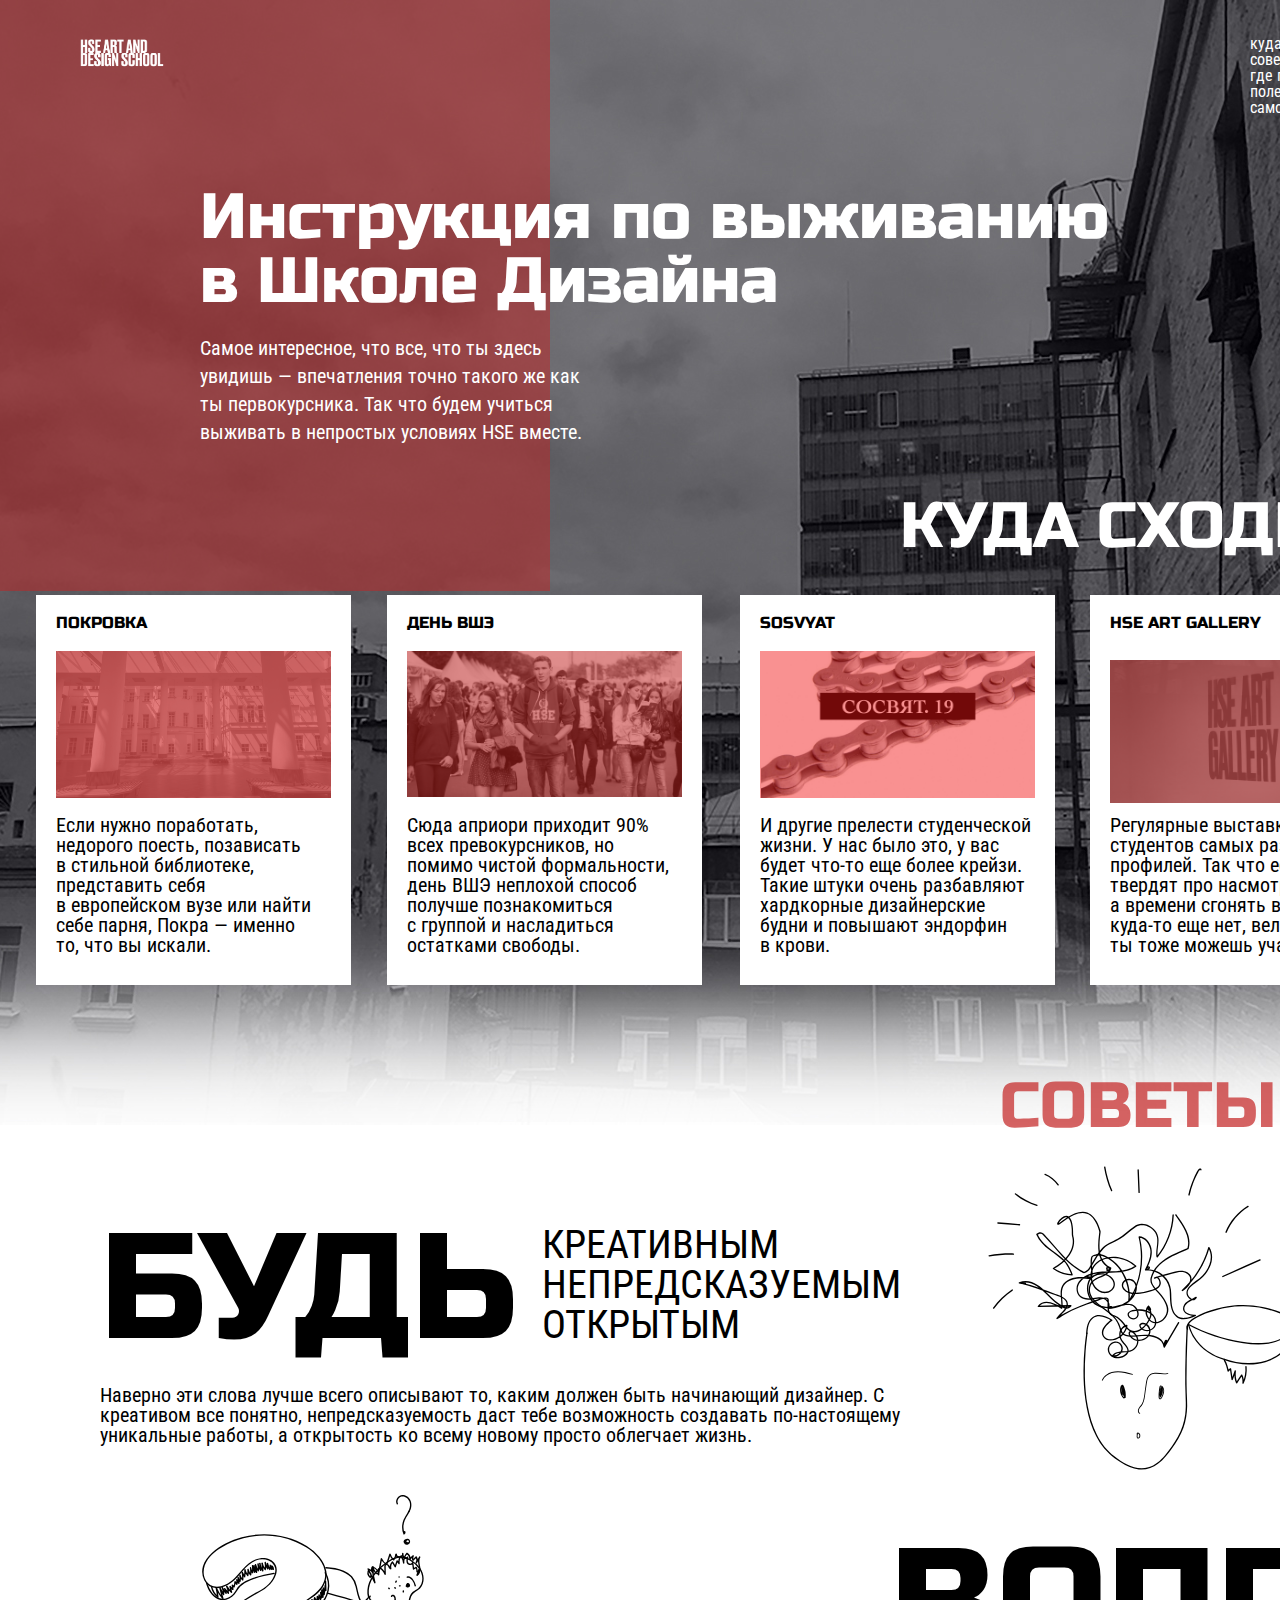
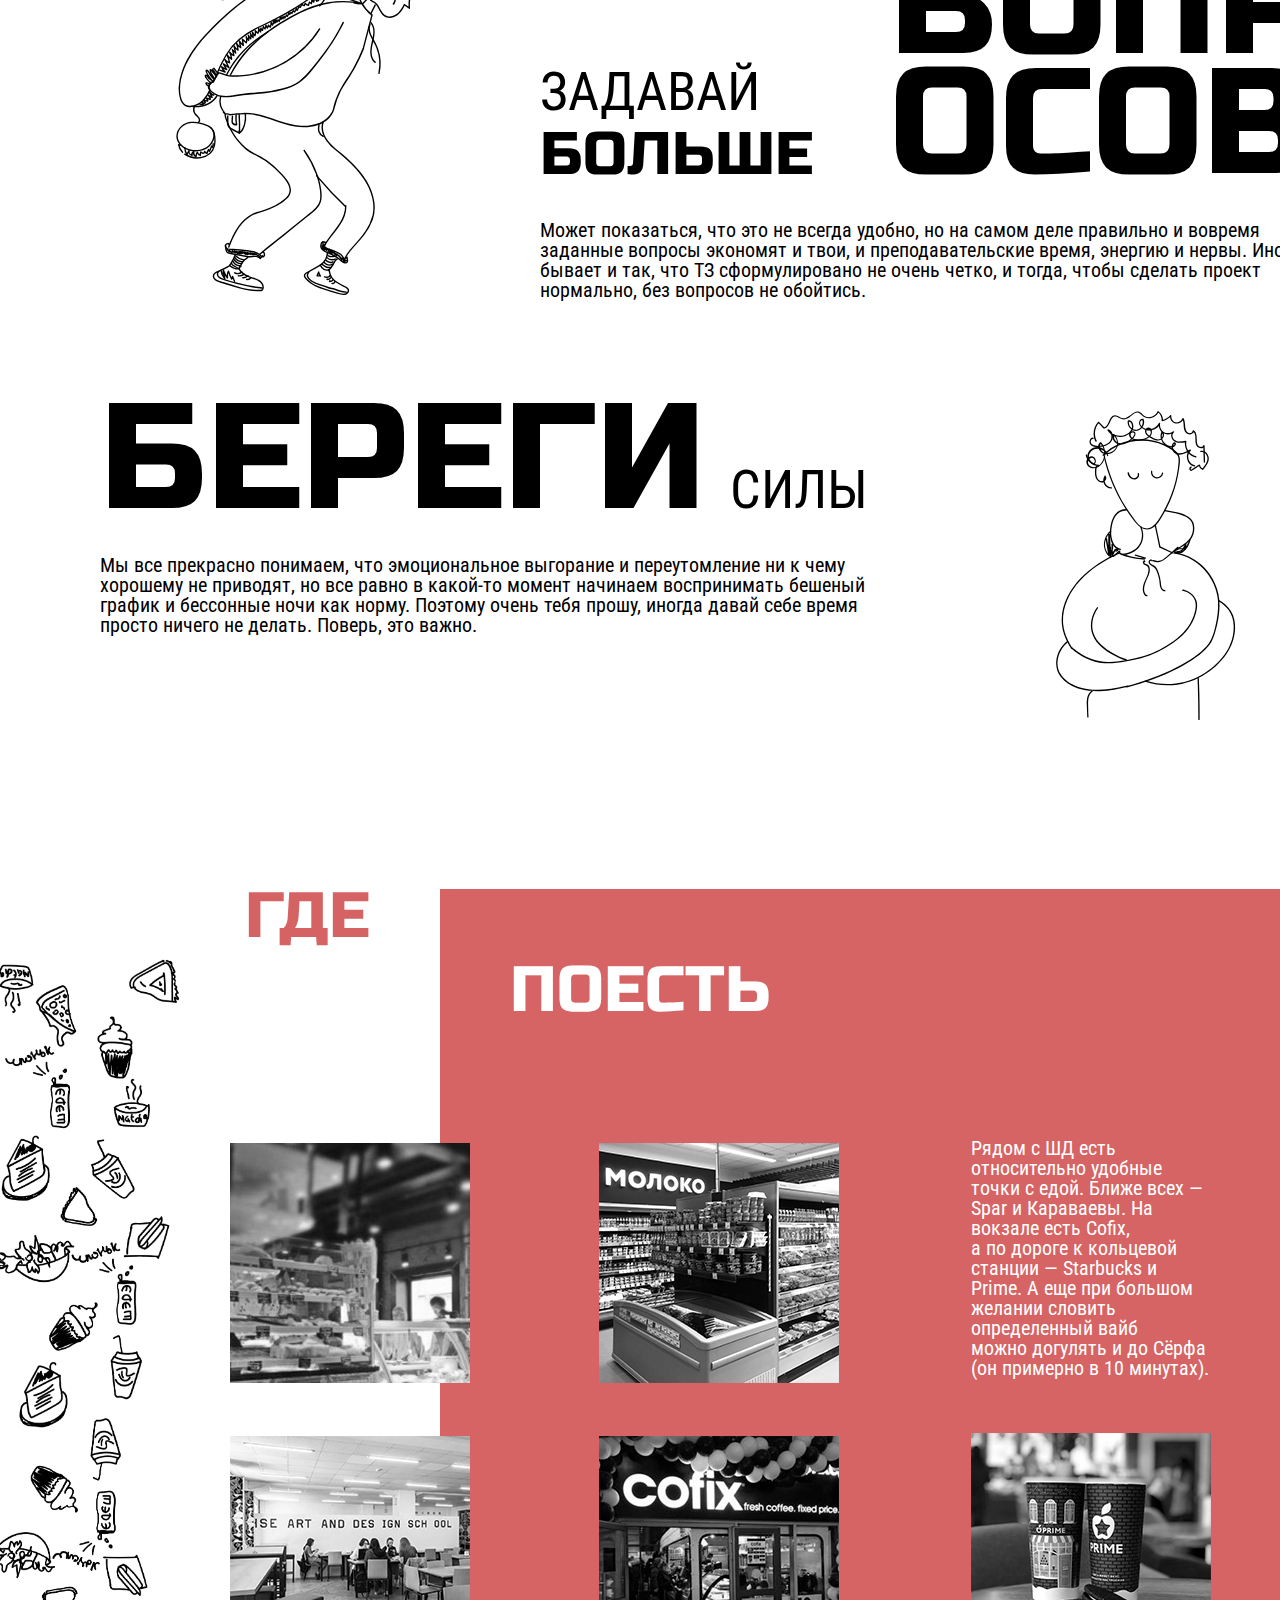
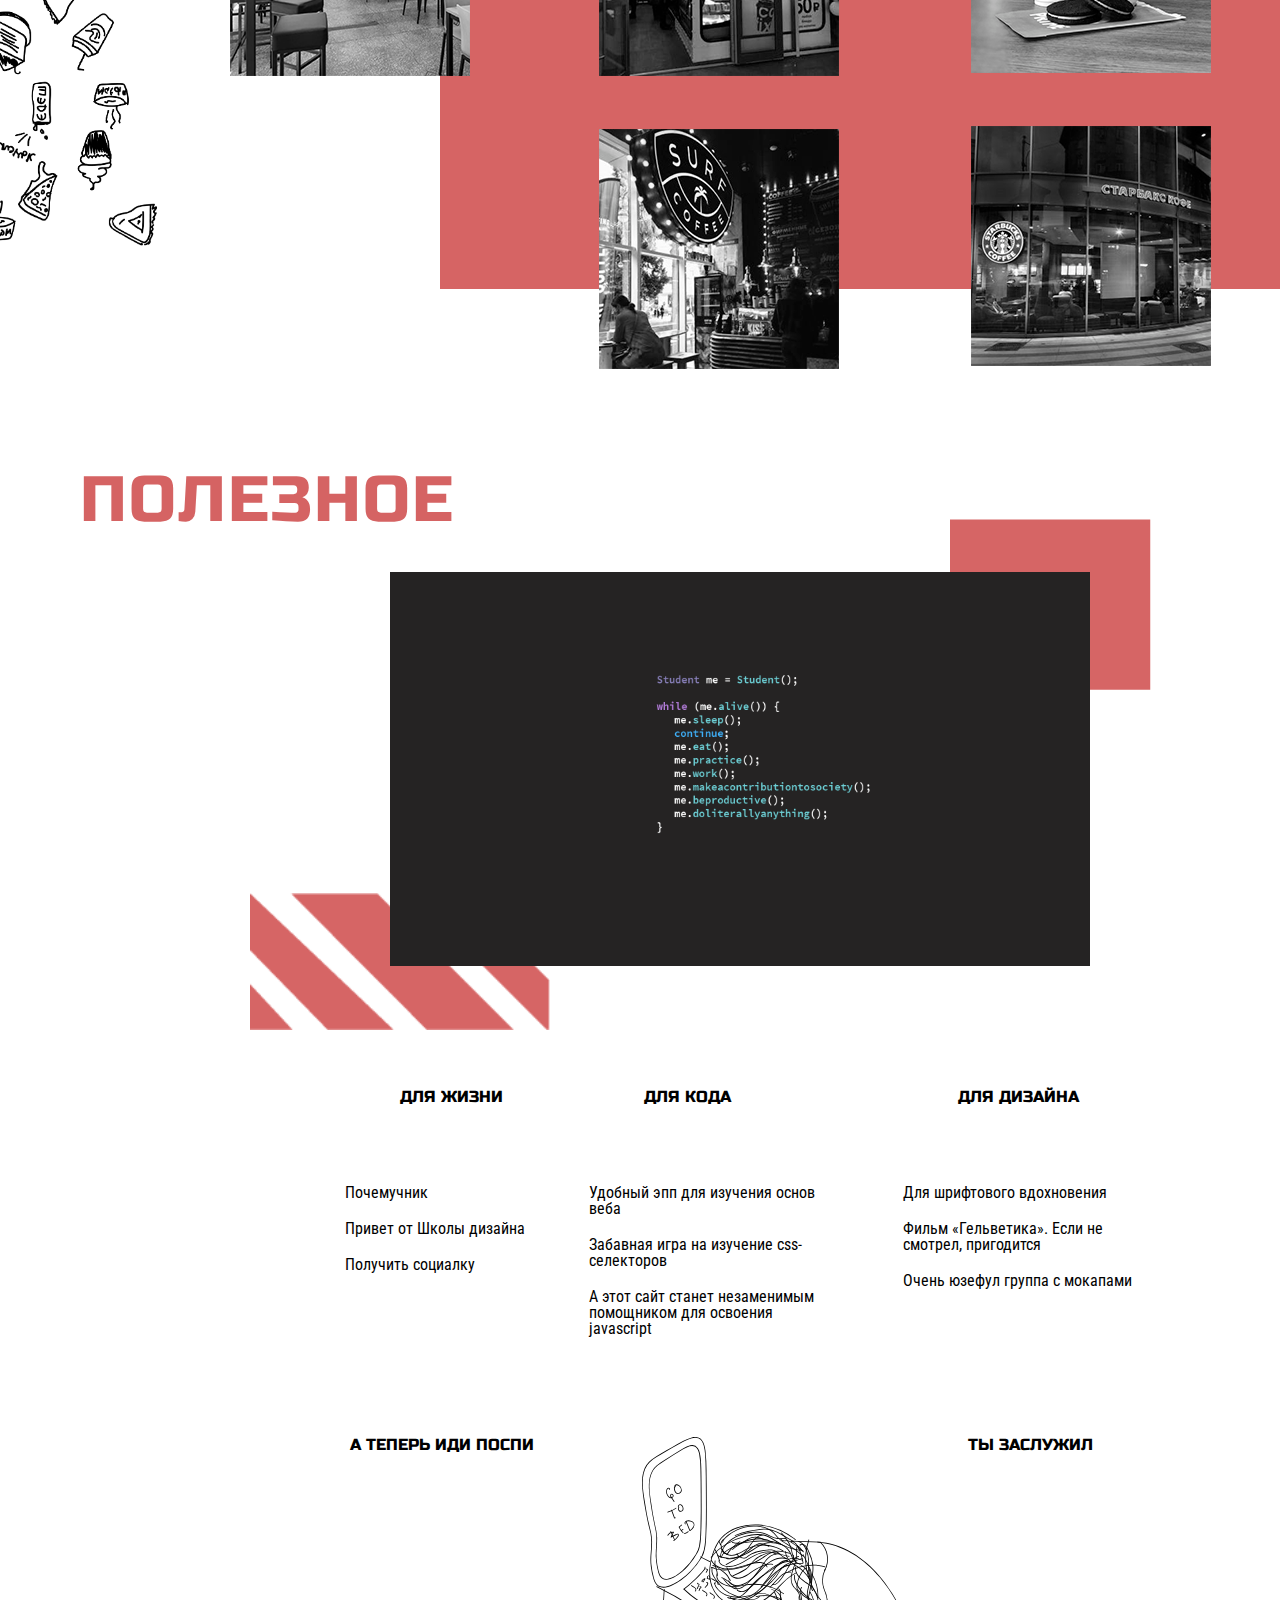
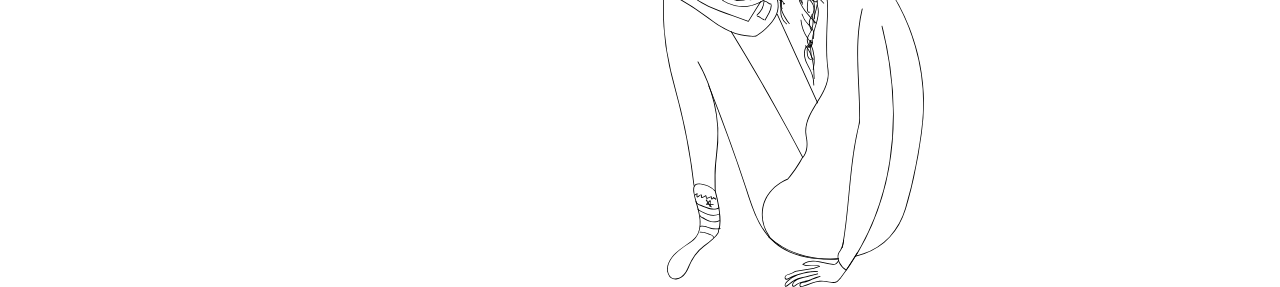
<file: index.html>
<!DOCTYPE html>
<html lang="en" dir="ltr">
  <head>
    <meta charset="utf-8">
    <title>Survival manual</title>
    <link rel="stylesheet" href="manual.css" href="reset.css">
  </head>
  <body>
  <div class="heading">
    <nav>
      <img src=".//img/hse ads.png" alt="">
        <ul>
          <a href="#where"><li>куда сходить</li></a>
          <a href="#advice"><li>советы</li></a>
          <a href="#eat"><li>где поесть</li></a>
          <a href="#useful"><li>полезное</li></a>
          <a href="#sleep"><li>самое главное</li></a>
        </ul>
        <h2>
          <span>Инструкция по выживанию</span>
          <span>в&nbspШколе Дизайна</span>
        </h2>

        <p>Самое интересное, что все, что ты здесь увидишь — впечатления точно такого же как ты первокурсника. Так что будем учиться выживать в непростых условиях HSE вмеcте.</p>
    </nav>
  </div>
    <h3 id="where">Куда сходить</h3>
   <div class="trans">

    <a href="https://www.hse.ru/buildinghse/pokrovka/">
      <div class="card1">
        <img src=".//img/pokrovka.png">
       <h3>ПОКРОВКА</h3>
      <p id="pokrovka">Если нужно поработать, недорого поесть, позависать в&nbspстильной библиотеке, представить себя в&nbspевропейском вузе или найти себе парня, Покра — именно то,&nbspчто вы искали.</p>
      </div>
   </a>

   <a href="https://www.hse.ru/day2019/">
     <div class="card2">
       <img src=".//img/hseday.png">
      <h3>ДЕНЬ ВШЭ</h3>
     <p id="studlife">Сюда априори приходит 90% всех превокурсников, но помимо чистой формальности, день ВШЭ неплохой способ получше познакомиться с&nbspгруппой и насладиться остатками свободы.</p>
     </div>
  </a>

  <a href="https://vk.com/sosvyat">
    <div class="card3">
      <img src=".//img/sosvyat.png">
     <h3>SOSVYAT</h3>
    <p id="sosvyat">И другие прелести студенческой жизни. У нас было это, у вас будет что-то еще более крейзи. Такие штуки очень разбавляют хардкорные дизайнерские будни и повышают эндорфин в&nbspкрови.</p>
    </div>
  </a>

   <a href="https://art.hse.ru/gallery">
     <div class="card4">
       <img src=".//img/gallery.png" id="gallery-pic">
      <h3>HSE ART GALLERY</h3>
     <p id="gallery">Регулярные выставки работ студентов самых разных профилей. Так что если вам твердят про насмотренность, а&nbspвремени сгонять в Гараж или куда-то еще нет, велком.) Btw, ты тоже можешь участвовать.</p>
     </div>
  </a>
   </div>
  <h3 id="advice">СОВЕТЫ</h3>

  <div class="advice1">
    <img src=".//img/advice1.svg" alt="">
    <h2>БУДЬ</h2>
    <ul>
      <li>КРЕАТИВНЫМ</li>
      <li>НЕПРЕДСКАЗУЕМЫМ</li>
      <li>ОТКРЫТЫМ</li>
    </ul>
    <p>Наверно эти слова лучше всего описывают то, каким должен быть начинающий дизайнер. С креативом все понятно, непредсказуемость даст тебе возможность создавать по-настоящему уникальные работы, а открытость ко всему новому просто облегчает жизнь. </p>
  </div>

  <div class="advice2">
    <img src=".//img/question.svg">
    <h4>ЗАДАВАЙ</h4>
    <h3>БОЛЬШЕ</h3>
    <h2>
      <span>ВОПР</span>
      <span>ОСОВ</span>
    </h2>
    </ul>
    <p>Может показаться, что это не всегда удобно, но на самом деле правильно и вовремя заданные вопросы экономят и твои, и преподавательские время, энергию и нервы. Иногда бывает и так, что ТЗ сформулировано не очень четко, и&nbspтогда, чтобы сделать проект нормально, без&nbspвопросов не обойтись.  </p>
  </div>

  <div class="advice3">
    <img src=".//img/advice3.svg">
    <h2>БЕРЕГИ</h2>
    <h4>СИЛЫ</h4>
    <p>Мы все прекрасно понимаем, что эмоциональное выгорание и переутомление ни к чему хорошему не приводят, но все равно в какой-то момент начинаем воспринимать бешеный график и бессонные ночи как норму. Поэтому очень тебя прошу, иногда давай себе время просто ничего не делать. Поверь, это важно.</p>
  </div>
    <h3 id="eat">ГДЕ</h3>
  <div class="food">
    <h3>ПОЕСТЬ</h3>
    <div class="border1">
      <img src=".//img/food-border.png">
    </div><div class="border2">
            <img src=".//img/food-border.png">
          </div>
    <div class="photos">
      <div class="row1">
        <img src=".//img/karavaevy.png">
        <img src=".//img/canteen.png">
      </div>
      <div class="row2">
        <img src=".//img/spar.png">
        <img src=".//img/cofix.png">
        <img src=".//img/surf.png">
      </div>
      <div class="row3">
        <p>Рядом с ШД есть относительно удобные точки с едой. Ближе всех — Spar и Караваевы. На вокзале есть Cofix, а&nbspпо&nbspдороге к кольцевой станции — Starbucks и Prime. А еще при&nbspбольшом желании словить определенный вайб можно&nbspдогулять и до Сёрфа (он примерно в 10 минутах).</p>
        <img src=".//img/prime.png">
        <img src=".//img/starbucks.png">
      </div>
    </div>
  </div>
  <h3 id="useful">ПОЛЕЗНОЕ</h3>
  <div class="use-pics">
        <img src=".//img/rectangle1.png">
        <img src=".//img/rectangle2.2.png">
    <img id="studcode" src=".//img/studcode.png"></div>
  <div class="article">
    <div class="life">
      <h3>ДЛЯ ЖИЗНИ</h3>
      <ul>
          <li><a href="https://pochemuchnik.hse.ru/">Почемучник</a></li>
          <li><a href="https://design.hse.ru/info/privet">Привет от Школы дизайна</a></li>
          <li><a href="https://www.mos.ru/pgu/ru/services/link/652/">Получить социалку</a></li>
      </ul>
    </div>
    <div class="coding">
      <h3>ДЛЯ КОДА</h3>
      <ul>
          <li><a href="https://apps.apple.com/ru/app/mimo-learn-to-code/id1133960732?l=en&fbclid=IwAR0xtbvL9eXuTPhyUXTtIDTi1ytravsV5baVQ2Z_gyqT3v7rQ1wQEwX0NKI">Удобный эпп для изучения основ веба</a></li>
          <li><a href="https://flukeout.github.io/?fbclid=IwAR0UlwVSZz_vG3-lfISCnyRVRLGfwW-ToH0bsZABcxfddzGG3ZAA-Pt5lGg">Забавная игра на изучение css-селекторов</a></li>
          <li><a href="http://learn.javascript.ru/">А этот сайт станет незаменимым помощником для освоения javascript</a></li>
      </ul>
    </div>
    <div  class="design">
      <h3>ДЛЯ ДИЗАЙНА</h3>
      <ul>
          <li> <a href="https://type.today/ru"> Для шрифтового вдохновения</a></li>
          <li><a href="https://vimeo.com/ondemand/helvetica3">Фильм «Гельветика». Если не смотрел, пригодится</a> </li>
          <li><a href="https://vk.com/mockups">Очень юзефул группа с мокапами</a> </li>
      </ul>
    </div>
  </div>
  <div class="ending">
    <h2 id="sleep">А ТЕПЕРЬ ИДИ ПОСПИ</h2>
    <img src=".//img/sleep.svg">
    <h2>ТЫ ЗАСЛУЖИЛ</h2>
  </div>
</body>
</html>
</file>
